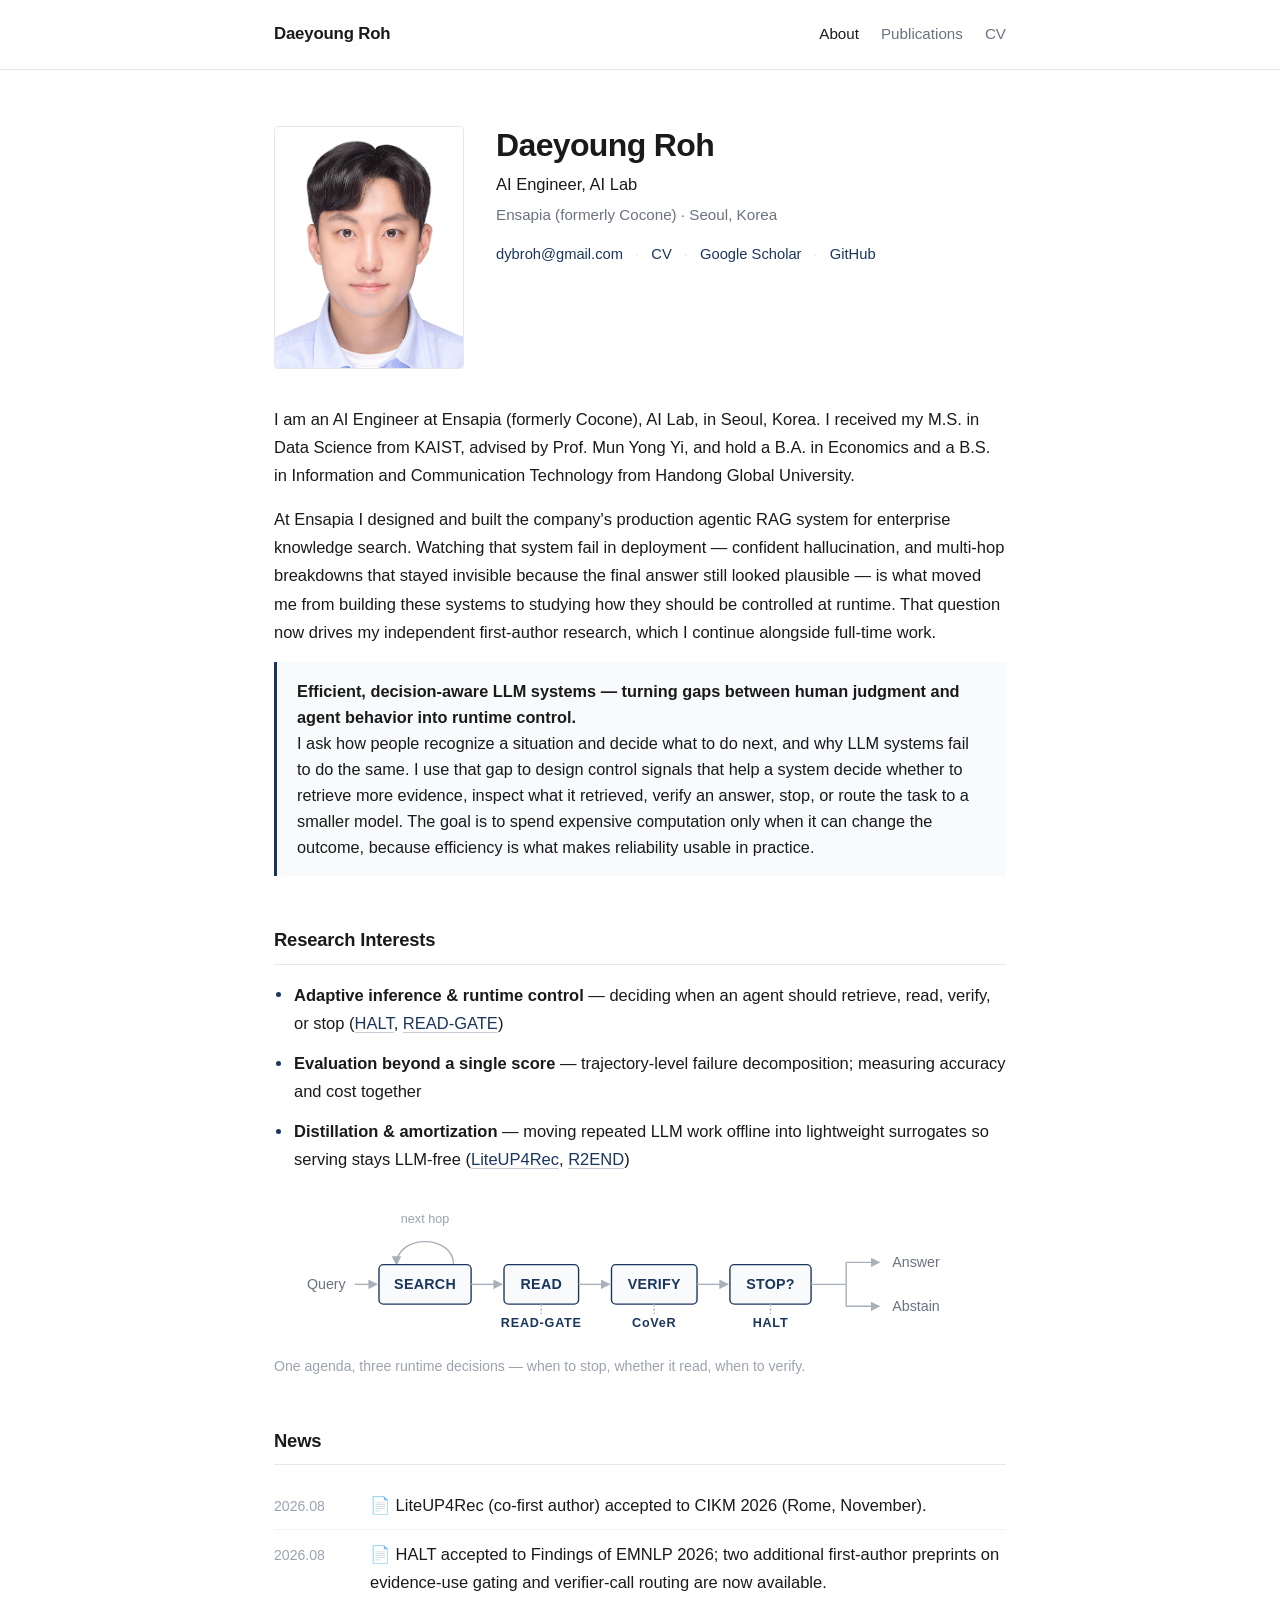
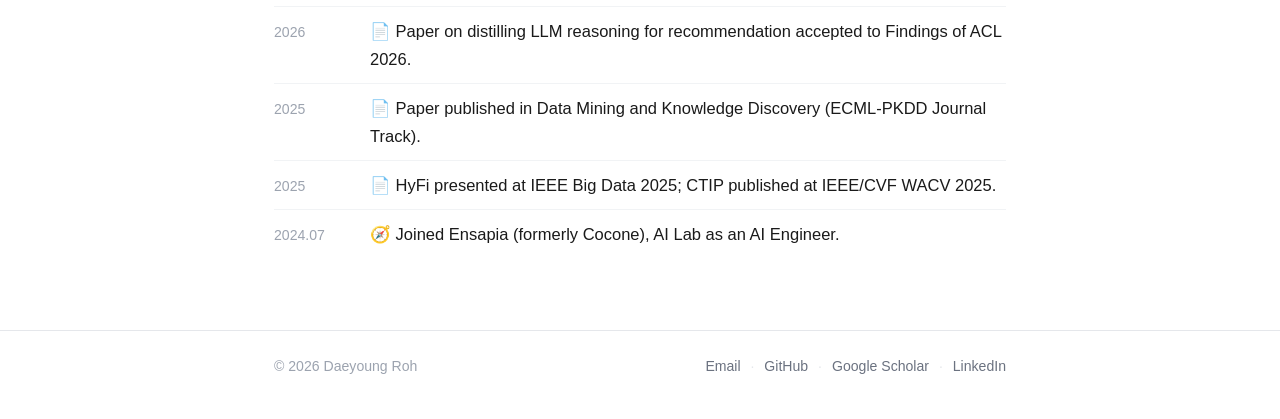
<file: index.html>
<!DOCTYPE html>
<html lang="en">
<head>
  <meta charset="UTF-8">
  <meta name="viewport" content="width=device-width, initial-scale=1.0">
  <title>Daeyoung Roh</title>
  <meta name="description" content="Daeyoung Roh studies efficient, decision-aware LLM systems: runtime control, trajectory evaluation, and efficient inference for reliable AI agents.">
  <link rel="canonical" href="https://noverse0.github.io/">

  <!-- Favicon -->
  <link rel="icon" href="favicon.svg" type="image/svg+xml">

  <!-- Open Graph -->
  <meta property="og:title" content="Daeyoung Roh">
  <meta property="og:description" content="Efficient, decision-aware LLM systems — turning gaps between human judgment and agent behavior into runtime control.">
  <meta property="og:type" content="profile">
  <meta property="og:url" content="https://noverse0.github.io/">
  <meta property="og:image" content="https://noverse0.github.io/assets/images/profile.jpg">
  <meta name="twitter:card" content="summary">
  <meta name="twitter:title" content="Daeyoung Roh">
  <meta name="twitter:description" content="Efficient, decision-aware LLM systems — turning gaps between human judgment and agent behavior into runtime control.">
  <meta name="twitter:image" content="https://noverse0.github.io/assets/images/profile.jpg">

  <link rel="stylesheet" href="styles.css">

  <!-- JSON-LD Person schema -->
  <script type="application/ld+json">
  {
    "@context": "https://schema.org",
    "@type": "Person",
    "name": "Daeyoung Roh",
    "alternateName": "노대영",
    "url": "https://noverse0.github.io/",
    "image": "https://noverse0.github.io/assets/images/profile.jpg",
    "email": "mailto:dybroh@gmail.com",
    "jobTitle": "AI Engineer",
    "description": "Efficient, decision-aware LLM systems — turning gaps between human judgment and agent behavior into runtime control.",
    "affiliation": {
      "@type": "Organization",
      "name": "Ensapia (formerly Cocone)"
    },
    "alumniOf": [
      {
        "@type": "CollegeOrUniversity",
        "name": "KAIST"
      },
      {
        "@type": "CollegeOrUniversity",
        "name": "Handong Global University"
      }
    ],
    "sameAs": [
      "https://github.com/Noverse0",
      "https://www.linkedin.com/in/rohdy",
      "https://scholar.google.com/citations?user=ma53skIAAAAJ"
    ]
  }
  </script>
</head>
<body>

  <nav class="nav">
    <div class="nav-inner">
      <a href="index.html" class="nav-name">Daeyoung Roh</a>
      <div class="nav-links">
        <a href="index.html" class="current">About</a>
        <a href="publications.html">Publications</a>
        <a href="assets/papers/Daeyoung_Roh_CV.pdf" target="_blank" rel="noopener">CV</a>
      </div>
    </div>
  </nav>

  <main class="wrap">

    <header class="profile">
      <img src="assets/images/profile.jpg" alt="Daeyoung Roh" class="profile-photo" width="413" height="531">
      <div class="profile-head">
        <h1>Daeyoung Roh</h1>
        <p class="profile-role">AI Engineer, AI Lab</p>
        <p class="profile-affil">Ensapia (formerly Cocone) &middot; Seoul, Korea</p>
        <p class="profile-links">
          <a href="mailto:dybroh@gmail.com">dybroh@gmail.com</a>
          <span class="sep">&middot;</span>
          <a href="assets/papers/Daeyoung_Roh_CV.pdf" target="_blank" rel="noopener">CV</a>
          <span class="sep">&middot;</span>
          <a href="https://scholar.google.com/citations?user=ma53skIAAAAJ" target="_blank" rel="noopener">Google Scholar</a>
          <span class="sep">&middot;</span>
          <a href="https://github.com/Noverse0" target="_blank" rel="noopener">GitHub</a>
        </p>
      </div>
    </header>

    <section class="bio">
      <p>
        I am an AI Engineer at Ensapia (formerly Cocone), AI Lab, in Seoul, Korea. I received my M.S. in Data Science
        from KAIST, advised by Prof. Mun Yong Yi, and hold a B.A. in Economics and a B.S. in Information and
        Communication Technology from Handong Global University.
      </p>
      <p>
        At Ensapia I designed and built the company's production agentic RAG system for enterprise knowledge search.
        Watching that system fail in deployment — confident hallucination, and multi-hop breakdowns that stayed
        invisible because the final answer still looked plausible — is what moved me from building these systems to
        studying how they should be controlled at runtime. That question now drives my independent first-author
        research, which I continue alongside full-time work.
      </p>
      <p class="signature">
        <strong>Efficient, decision-aware LLM systems — turning gaps between human judgment and agent behavior into runtime control.</strong><br>
        I ask how people recognize a situation and decide what to do next, and why LLM systems fail to do the same. I use that gap to design control signals that help a system decide whether to retrieve more evidence, inspect what it retrieved, verify an answer, stop, or route the task to a smaller model. The goal is to spend expensive computation only when it can change the outcome, because efficiency is what makes reliability usable in practice.
      </p>
    </section>

    <h2 class="section-title">Research Interests</h2>
    <ul class="interests">
      <li>
        <strong>Adaptive inference &amp; runtime control</strong> — deciding when an agent should retrieve, read,
        verify, or stop (<a href="publications.html">HALT</a>, <a href="publications.html">READ-GATE</a>)
      </li>
      <li>
        <strong>Evaluation beyond a single score</strong> — trajectory-level failure decomposition; measuring
        accuracy and cost together
      </li>
      <li>
        <strong>Distillation &amp; amortization</strong> — moving repeated LLM work offline into lightweight
        surrogates so serving stays LLM-free (<a href="publications.html">LiteUP4Rec</a>,
        <a href="publications.html">R2END</a>)
      </li>
    </ul>

    <figure class="diagram">
      <svg viewBox="0 0 620 132" role="img" aria-labelledby="dgTitle dgDesc" preserveAspectRatio="xMidYMid meet">
        <title id="dgTitle">The agent loop and its runtime decision points</title>
        <desc id="dgDesc">A query enters a search step that may loop for another hop, then a read step gated by READ-GATE, then a verify step, then a stopping decision gated by HALT, which branches to either answering or abstaining.</desc>

        <defs>
          <marker id="dgArrow" viewBox="0 0 8 8" refX="7" refY="4" markerWidth="7" markerHeight="7" orient="auto">
            <path class="dg-head" d="M0,0 L8,4 L0,8 Z"/>
          </marker>
        </defs>

        <!-- loop-back on SEARCH -->
        <text class="dg-hint" x="114" y="20" text-anchor="middle">next hop</text>
        <path class="dg-flow" d="M140,58 C140,30 88,30 88,58" marker-end="url(#dgArrow)"/>

        <!-- query in -->
        <text class="dg-endpoint" x="24" y="80" text-anchor="middle">Query</text>
        <path class="dg-flow" d="M50,76 H70" marker-end="url(#dgArrow)"/>

        <!-- pipeline -->
        <rect class="dg-box" x="72" y="58" width="84" height="36" rx="4"/>
        <text class="dg-box-label" x="114" y="80" text-anchor="middle">SEARCH</text>
        <path class="dg-flow" d="M156,76 H184" marker-end="url(#dgArrow)"/>

        <rect class="dg-box" x="186" y="58" width="68" height="36" rx="4"/>
        <text class="dg-box-label" x="220" y="80" text-anchor="middle">READ</text>
        <path class="dg-flow" d="M254,76 H282" marker-end="url(#dgArrow)"/>

        <rect class="dg-box" x="284" y="58" width="78" height="36" rx="4"/>
        <text class="dg-box-label" x="323" y="80" text-anchor="middle">VERIFY</text>
        <path class="dg-flow" d="M362,76 H390" marker-end="url(#dgArrow)"/>

        <rect class="dg-box" x="392" y="58" width="74" height="36" rx="4"/>
        <text class="dg-box-label" x="429" y="80" text-anchor="middle">STOP?</text>

        <!-- branch to answer / abstain -->
        <path class="dg-flow" d="M466,76 H498"/>
        <path class="dg-flow" d="M498,76 V56 H528" stroke-linejoin="round" marker-end="url(#dgArrow)"/>
        <path class="dg-flow" d="M498,76 V96 H528" stroke-linejoin="round" marker-end="url(#dgArrow)"/>
        <text class="dg-endpoint" x="540" y="60">Answer</text>
        <text class="dg-endpoint" x="540" y="100">Abstain</text>

        <!-- gate annotations -->
        <path class="dg-flow" d="M220,94 V103" stroke-dasharray="2 2"/>
        <text class="dg-gate" x="220" y="115" text-anchor="middle">READ-GATE</text>

        <path class="dg-flow" d="M323,94 V103" stroke-dasharray="2 2"/>
        <text class="dg-gate" x="323" y="115" text-anchor="middle">CoVeR</text>

        <path class="dg-flow" d="M429,94 V103" stroke-dasharray="2 2"/>
        <text class="dg-gate" x="429" y="115" text-anchor="middle">HALT</text>
      </svg>
      <figcaption class="diagram-caption">
        One agenda, three runtime decisions — when to stop, whether it read, when to verify.
      </figcaption>
    </figure>

    <h2 class="section-title">News</h2>
    <ul class="news">
      <li>
        <span class="news-date">2026.08</span>
        <span class="news-body">📄 LiteUP4Rec (co-first author) accepted to CIKM 2026 (Rome, November).</span>
      </li>
      <li>
        <span class="news-date">2026.08</span>
        <span class="news-body">📄 HALT accepted to Findings of EMNLP 2026; two additional first-author preprints on evidence-use gating and verifier-call routing are now available.</span>
      </li>
      <li>
        <span class="news-date">2026</span>
        <span class="news-body">📄 Paper on distilling LLM reasoning for recommendation accepted to Findings of ACL 2026.</span>
      </li>
      <li>
        <span class="news-date">2025</span>
        <span class="news-body">📄 Paper published in Data Mining and Knowledge Discovery (ECML-PKDD Journal Track).</span>
      </li>
      <li>
        <span class="news-date">2025</span>
        <span class="news-body">📄 HyFi presented at IEEE Big Data 2025; CTIP published at IEEE/CVF WACV 2025.</span>
      </li>
      <li>
        <span class="news-date">2024.07</span>
        <span class="news-body">🧭 Joined Ensapia (formerly Cocone), AI Lab as an AI Engineer.</span>
      </li>
    </ul>

  </main>

  <footer class="footer">
    <div class="footer-inner">
      <span>&copy; 2026 Daeyoung Roh</span>
      <span>
        <a href="mailto:dybroh@gmail.com">Email</a>
        <span class="sep">&middot;</span>
        <a href="https://github.com/Noverse0" target="_blank" rel="noopener">GitHub</a>
        <span class="sep">&middot;</span>
        <a href="https://scholar.google.com/citations?user=ma53skIAAAAJ" target="_blank" rel="noopener">Google Scholar</a>
        <span class="sep">&middot;</span>
        <a href="https://www.linkedin.com/in/rohdy" target="_blank" rel="noopener">LinkedIn</a>
      </span>
    </div>
  </footer>

</body>
</html>
</file>
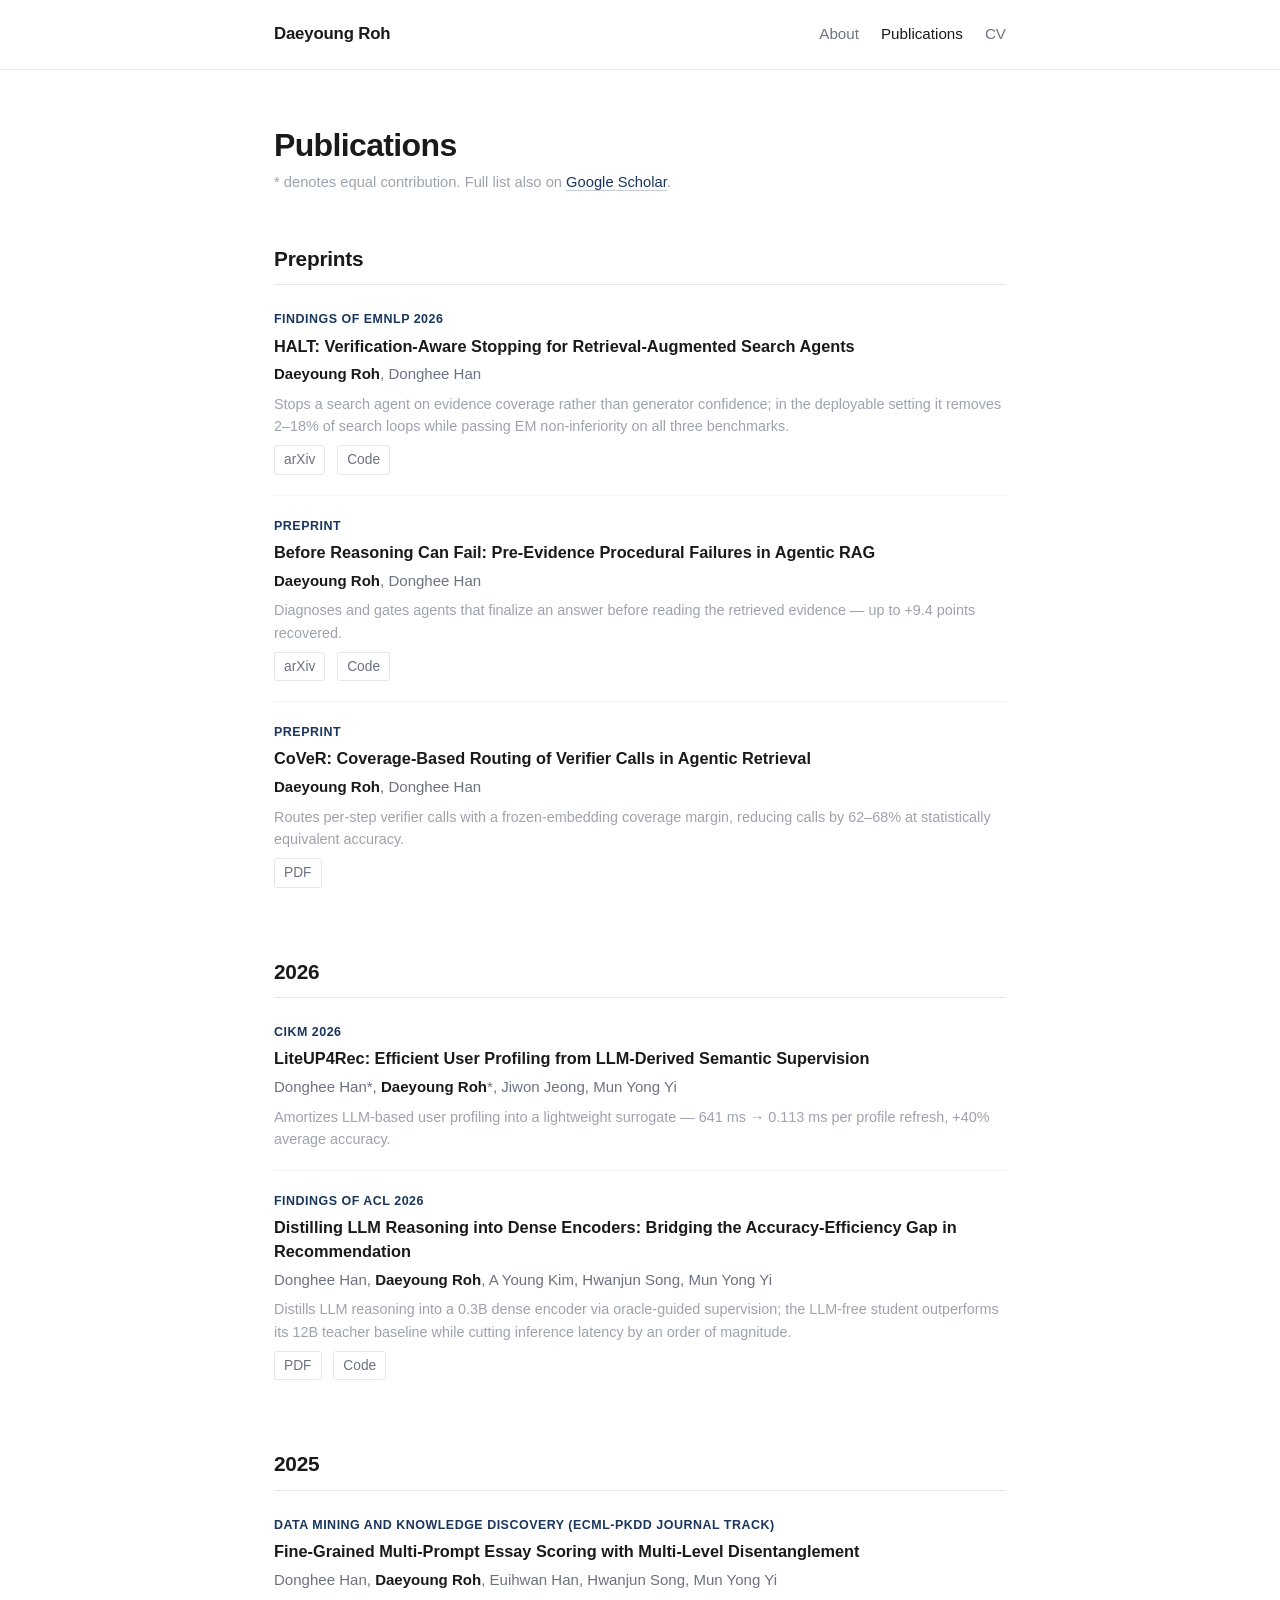
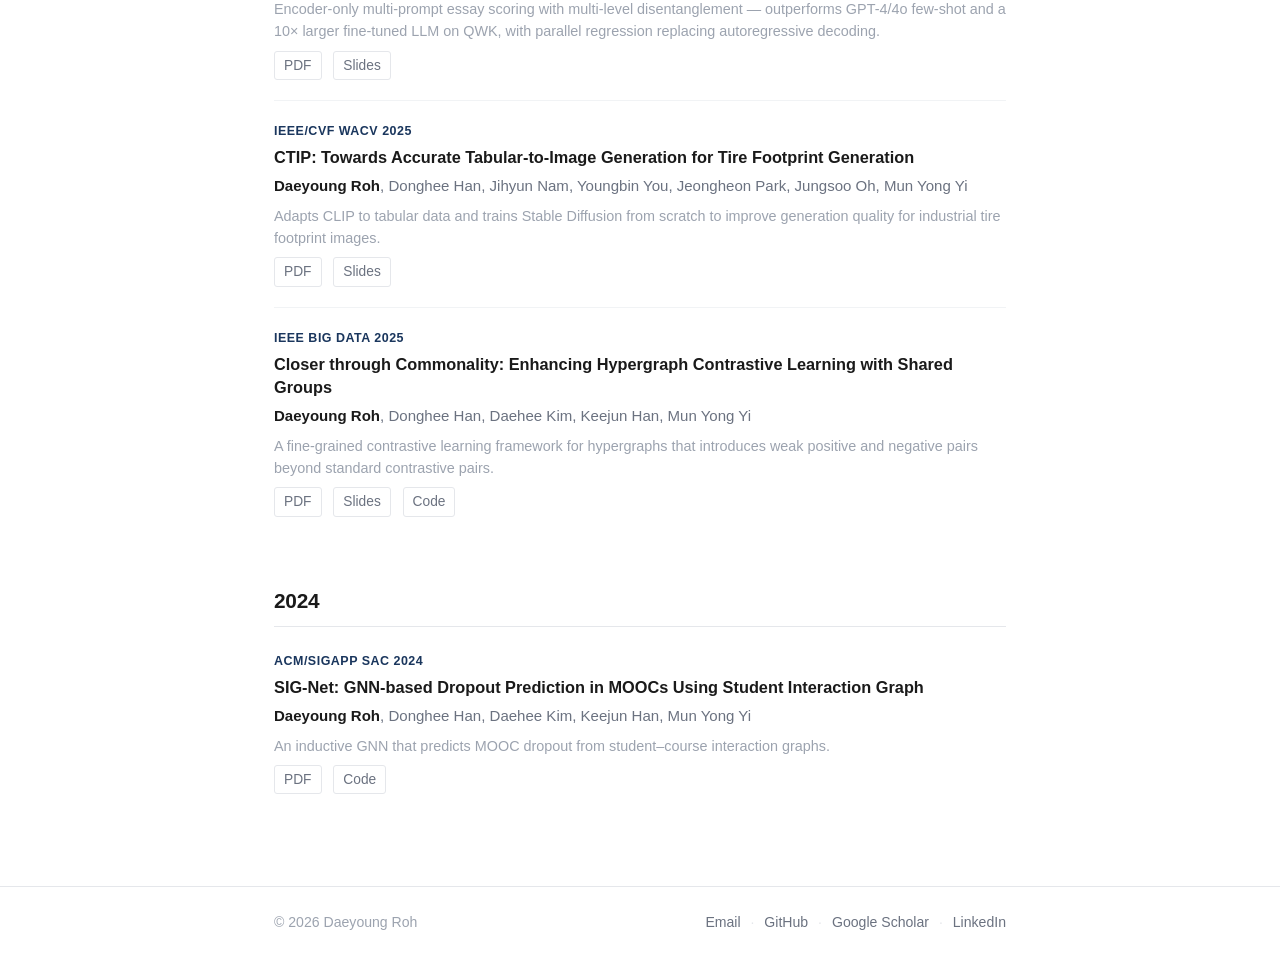
<file: publications.html>
<!DOCTYPE html>
<html lang="en">
<head>
  <meta charset="UTF-8">
  <meta name="viewport" content="width=device-width, initial-scale=1.0">
  <title>Publications | Daeyoung Roh</title>
  <meta name="description" content="Publications by Daeyoung Roh — retrieval-augmented search agents, trajectory-level evaluation, efficient recommendation, graph learning, and generative models.">
  <link rel="canonical" href="https://noverse0.github.io/publications.html">

  <!-- Favicon -->
  <link rel="icon" href="favicon.svg" type="image/svg+xml">

  <!-- Open Graph -->
  <meta property="og:title" content="Publications | Daeyoung Roh">
  <meta property="og:description" content="Publications by Daeyoung Roh — retrieval-augmented search agents, trajectory-level evaluation, efficient recommendation, graph learning, and generative models.">
  <meta property="og:type" content="website">
  <meta property="og:url" content="https://noverse0.github.io/publications.html">
  <meta property="og:image" content="https://noverse0.github.io/assets/images/profile.jpg">
  <meta name="twitter:card" content="summary">
  <meta name="twitter:title" content="Publications | Daeyoung Roh">
  <meta name="twitter:description" content="Publications by Daeyoung Roh — retrieval-augmented search agents, trajectory-level evaluation, efficient recommendation, graph learning, and generative models.">
  <meta name="twitter:image" content="https://noverse0.github.io/assets/images/profile.jpg">

  <link rel="stylesheet" href="styles.css">

  <!-- JSON-LD -->
  <script type="application/ld+json">
  {
    "@context": "https://schema.org",
    "@type": "CollectionPage",
    "name": "Publications — Daeyoung Roh",
    "url": "https://noverse0.github.io/publications.html",
    "about": {
      "@type": "Person",
      "name": "Daeyoung Roh",
      "url": "https://noverse0.github.io/",
      "email": "mailto:dybroh@gmail.com",
      "sameAs": [
        "https://github.com/Noverse0",
        "https://www.linkedin.com/in/rohdy",
        "https://scholar.google.com/citations?user=ma53skIAAAAJ"
      ]
    }
  }
  </script>
</head>
<body>

  <nav class="nav">
    <div class="nav-inner">
      <a href="index.html" class="nav-name">Daeyoung Roh</a>
      <div class="nav-links">
        <a href="index.html">About</a>
        <a href="publications.html" class="current">Publications</a>
        <a href="assets/papers/Daeyoung_Roh_CV.pdf" target="_blank" rel="noopener">CV</a>
      </div>
    </div>
  </nav>

  <main class="wrap">

    <h1 class="page-title">Publications</h1>
    <p class="page-intro">
      * denotes equal contribution. Full list also on
      <a href="https://scholar.google.com/citations?user=ma53skIAAAAJ" target="_blank" rel="noopener">Google Scholar</a>.
    </p>

    <h2 class="pub-year">Preprints</h2>
    <ul class="pub-list">

      <li class="pub">
        <div class="pub-venue">Findings of EMNLP 2026</div>
        <h3 class="pub-title">HALT: Verification-Aware Stopping for Retrieval-Augmented Search Agents</h3>
        <p class="pub-authors"><strong>Daeyoung Roh</strong>, Donghee Han</p>
        <p class="pub-note">Stops a search agent on evidence coverage rather than generator confidence; in the deployable setting it removes 2–18% of search loops while passing EM non-inferiority on all three benchmarks.</p>
        <div class="pub-links">
          <a href="https://arxiv.org/abs/2608.02009" target="_blank" rel="noopener">arXiv</a>
          <a href="https://github.com/Noverse0/HALT" target="_blank" rel="noopener">Code</a>
        </div>
      </li>

      <li class="pub">
        <div class="pub-venue">Preprint</div>
        <h3 class="pub-title">Before Reasoning Can Fail: Pre-Evidence Procedural Failures in Agentic RAG</h3>
        <p class="pub-authors"><strong>Daeyoung Roh</strong>, Donghee Han</p>
        <p class="pub-note">Diagnoses and gates agents that finalize an answer before reading the retrieved evidence — up to +9.4 points recovered.</p>
        <div class="pub-links">
          <a href="https://arxiv.org/abs/2608.02011" target="_blank" rel="noopener">arXiv</a>
          <a href="https://github.com/Noverse0/before-reasoning-fails" target="_blank" rel="noopener">Code</a>
        </div>
      </li>

      <li class="pub">
        <div class="pub-venue">Preprint</div>
        <h3 class="pub-title">CoVeR: Coverage-Based Routing of Verifier Calls in Agentic Retrieval</h3>
        <p class="pub-authors"><strong>Daeyoung Roh</strong>, Donghee Han</p>
        <p class="pub-note">Routes per-step verifier calls with a frozen-embedding coverage margin, reducing calls by 62&ndash;68% at statistically equivalent accuracy.</p>
        <div class="pub-links">
          <a href="assets/papers/Daeyoung_Roh_CoVeR_Preprint.pdf" target="_blank" rel="noopener">PDF</a>
        </div>
      </li>

    </ul>

    <h2 class="pub-year">2026</h2>
    <ul class="pub-list">

      <li class="pub">
        <div class="pub-venue">CIKM 2026</div>
        <h3 class="pub-title">LiteUP4Rec: Efficient User Profiling from LLM-Derived Semantic Supervision</h3>
        <p class="pub-authors">Donghee Han*, <strong>Daeyoung Roh</strong>*, Jiwon Jeong, Mun Yong Yi</p>
        <p class="pub-note">Amortizes LLM-based user profiling into a lightweight surrogate — 641 ms → 0.113 ms per profile refresh, +40% average accuracy.</p>
      </li>

      <li class="pub">
        <div class="pub-venue">Findings of ACL 2026</div>
        <h3 class="pub-title">Distilling LLM Reasoning into Dense Encoders: Bridging the Accuracy-Efficiency Gap in Recommendation</h3>
        <p class="pub-authors">Donghee Han, <strong>Daeyoung Roh</strong>, A Young Kim, Hwanjun Song, Mun Yong Yi</p>
        <p class="pub-note">Distills LLM reasoning into a 0.3B dense encoder via oracle-guided supervision; the LLM-free student outperforms its 12B teacher baseline while cutting inference latency by an order of magnitude.</p>
        <div class="pub-links">
          <a href="assets/papers/r2end-paper.pdf" target="_blank" rel="noopener">PDF</a>
          <a href="https://github.com/venzino-han/R2END" target="_blank" rel="noopener">Code</a>
        </div>
      </li>

    </ul>

    <h2 class="pub-year">2025</h2>
    <ul class="pub-list">

      <li class="pub">
        <div class="pub-venue">Data Mining and Knowledge Discovery (ECML-PKDD Journal Track)</div>
        <h3 class="pub-title">Fine-Grained Multi-Prompt Essay Scoring with Multi-Level Disentanglement</h3>
        <p class="pub-authors">Donghee Han, <strong>Daeyoung Roh</strong>, Euihwan Han, Hwanjun Song, Mun Yong Yi</p>
        <p class="pub-note">Encoder-only multi-prompt essay scoring with multi-level disentanglement — outperforms GPT-4/4o few-shot and a 10× larger fine-tuned LLM on QWK, with parallel regression replacing autoregressive decoding.</p>
        <div class="pub-links">
          <a href="assets/papers/MLPAS-paper.pdf" target="_blank" rel="noopener">PDF</a>
          <a href="assets/slides/mlpas-presentation.pdf" target="_blank" rel="noopener">Slides</a>
        </div>
      </li>

      <li class="pub">
        <div class="pub-venue">IEEE/CVF WACV 2025</div>
        <h3 class="pub-title">CTIP: Towards Accurate Tabular-to-Image Generation for Tire Footprint Generation</h3>
        <p class="pub-authors"><strong>Daeyoung Roh</strong>, Donghee Han, Jihyun Nam, Youngbin You, Jeongheon Park, Jungsoo Oh, Mun Yong Yi</p>
        <p class="pub-note">Adapts CLIP to tabular data and trains Stable Diffusion from scratch to improve generation quality for industrial tire footprint images.</p>
        <div class="pub-links">
          <a href="assets/papers/ctip-paper.pdf" target="_blank" rel="noopener">PDF</a>
          <a href="assets/slides/ctip-presentation.pdf" target="_blank" rel="noopener">Slides</a>
        </div>
      </li>

      <li class="pub">
        <div class="pub-venue">IEEE Big Data 2025</div>
        <h3 class="pub-title">Closer through Commonality: Enhancing Hypergraph Contrastive Learning with Shared Groups</h3>
        <p class="pub-authors"><strong>Daeyoung Roh</strong>, Donghee Han, Daehee Kim, Keejun Han, Mun Yong Yi</p>
        <p class="pub-note">A fine-grained contrastive learning framework for hypergraphs that introduces weak positive and negative pairs beyond standard contrastive pairs.</p>
        <div class="pub-links">
          <a href="assets/papers/hyfi-paper.pdf" target="_blank" rel="noopener">PDF</a>
          <a href="assets/slides/hyfi-presentation.pdf" target="_blank" rel="noopener">Slides</a>
          <a href="https://github.com/Noverse0/HyFi" target="_blank" rel="noopener">Code</a>
        </div>
      </li>

    </ul>

    <h2 class="pub-year">2024</h2>
    <ul class="pub-list">

      <li class="pub">
        <div class="pub-venue">ACM/SIGAPP SAC 2024</div>
        <h3 class="pub-title">SIG-Net: GNN-based Dropout Prediction in MOOCs Using Student Interaction Graph</h3>
        <p class="pub-authors"><strong>Daeyoung Roh</strong>, Donghee Han, Daehee Kim, Keejun Han, Mun Yong Yi</p>
        <p class="pub-note">An inductive GNN that predicts MOOC dropout from student–course interaction graphs.</p>
        <div class="pub-links">
          <a href="assets/papers/signet-paper.pdf" target="_blank" rel="noopener">PDF</a>
          <a href="https://github.com/Noverse0/SIG-Net" target="_blank" rel="noopener">Code</a>
        </div>
      </li>

    </ul>

  </main>

  <footer class="footer">
    <div class="footer-inner">
      <span>&copy; 2026 Daeyoung Roh</span>
      <span>
        <a href="mailto:dybroh@gmail.com">Email</a>
        <span class="sep">&middot;</span>
        <a href="https://github.com/Noverse0" target="_blank" rel="noopener">GitHub</a>
        <span class="sep">&middot;</span>
        <a href="https://scholar.google.com/citations?user=ma53skIAAAAJ" target="_blank" rel="noopener">Google Scholar</a>
        <span class="sep">&middot;</span>
        <a href="https://www.linkedin.com/in/rohdy" target="_blank" rel="noopener">LinkedIn</a>
      </span>
    </div>
  </footer>

</body>
</html>
</file>
<file: styles.css>
/* Daeyoung Roh — minimal academic homepage */

:root {
  color-scheme: light dark;

  --accent: #1A365D;
  --accent-hover: #2C5282;
  --text: #1a1a1a;
  --text-muted: #6b7280;
  --text-faint: #9ca3af;
  --bg: #ffffff;
  --surface: #f8fafc;
  --rule: #e5e7eb;
  --rule-faint: #f1f3f5;
  --link-underline: rgba(26, 54, 93, 0.25);

  /* diagram */
  --diagram-arrow: #a8b0ba;
  --diagram-box-bg: #f8fafc;

  --max-width: 780px;
}

@media (prefers-color-scheme: dark) {
  :root {
    --accent: #7ea2cc;
    --accent-hover: #a3c0e0;
    --text: #e6e9ed;
    --text-muted: #9aa4b0;
    --text-faint: #7b8592;
    --bg: #14181d;
    --surface: #1b2027;
    --rule: #2a313a;
    --rule-faint: #21272e;
    --link-underline: rgba(126, 162, 204, 0.35);

    --diagram-arrow: #6d7783;
    --diagram-box-bg: #1b2027;
  }
}

*, *::before, *::after { box-sizing: border-box; }

html { -webkit-text-size-adjust: 100%; }

body {
  margin: 0;
  background: var(--bg);
  color: var(--text);
  font-family: -apple-system, BlinkMacSystemFont, "Segoe UI", Roboto, "Helvetica Neue", Arial, sans-serif;
  font-size: 16.5px;
  line-height: 1.7;
  -webkit-font-smoothing: antialiased;
}

a {
  color: var(--accent);
  text-decoration: none;
  border-bottom: 1px solid var(--link-underline);
}

a:hover {
  color: var(--accent-hover);
  border-bottom-color: var(--accent-hover);
}

.wrap {
  max-width: var(--max-width);
  margin: 0 auto;
  padding: 0 24px;
}

/* ---------- Nav ---------- */

.nav {
  border-bottom: 1px solid var(--rule);
  margin-bottom: 56px;
}

.nav-inner {
  max-width: var(--max-width);
  margin: 0 auto;
  padding: 20px 24px;
  display: flex;
  flex-wrap: wrap;
  align-items: baseline;
  justify-content: space-between;
  gap: 8px 24px;
}

.nav-name {
  font-size: 1.05rem;
  font-weight: 600;
  color: var(--text);
  border-bottom: none;
  letter-spacing: -0.01em;
}

.nav-name:hover { color: var(--accent); }

.nav-links {
  display: flex;
  gap: 22px;
  font-size: 0.95rem;
}

.nav-links a {
  color: var(--text-muted);
  border-bottom: none;
}

.nav-links a:hover { color: var(--accent); }

.nav-links a.current {
  color: var(--text);
  font-weight: 500;
}

/* ---------- Header / profile ---------- */

.profile {
  display: flex;
  gap: 32px;
  align-items: flex-start;
  margin-bottom: 36px;
}

.profile-photo {
  width: 190px;
  flex-shrink: 0;
  border-radius: 4px;
  border: 1px solid var(--rule);
  display: block;
  height: auto;
}

.profile-head h1 {
  font-size: 2rem;
  font-weight: 600;
  letter-spacing: -0.02em;
  margin: 0 0 6px;
  line-height: 1.2;
}

.profile-role {
  margin: 0 0 4px;
  color: var(--text);
}

.profile-affil {
  margin: 0 0 14px;
  color: var(--text-muted);
  font-size: 0.95rem;
}

.profile-links {
  font-size: 0.92rem;
  color: var(--text-faint);
  margin: 0;
}

.profile-links a { border-bottom: none; }
.profile-links a:hover { border-bottom: 1px solid var(--accent-hover); }
.profile-links .sep { padding: 0 8px; color: var(--rule); }

/* ---------- Sections ---------- */

h2.section-title {
  font-size: 1.15rem;
  font-weight: 600;
  letter-spacing: -0.01em;
  margin: 48px 0 16px;
  padding-bottom: 8px;
  border-bottom: 1px solid var(--rule);
}

.bio p { margin: 0 0 16px; }

.signature {
  margin: 24px 0 8px;
  padding: 16px 20px;
  border-left: 3px solid var(--accent);
  background: var(--surface);
  font-size: 1.02rem;
  line-height: 1.6;
}

/* ---------- Interests ---------- */

.interests {
  list-style: none;
  padding: 0;
  margin: 0;
}

.interests li {
  position: relative;
  padding-left: 20px;
  margin-bottom: 12px;
}

.interests li::before {
  content: "";
  position: absolute;
  left: 2px;
  top: 0.72em;
  width: 5px;
  height: 5px;
  border-radius: 50%;
  background: var(--accent);
}

.interests strong { font-weight: 600; }

/* ---------- Research diagram ---------- */

.diagram {
  margin: 28px 0 0;
  overflow-x: auto;
  -webkit-overflow-scrolling: touch;
}

.diagram svg {
  display: block;
  width: 100%;
  min-width: 600px;
  max-width: 680px;
  height: auto;
  margin: 0 auto;
}

.diagram-caption {
  margin: 10px 0 0;
  color: var(--text-faint);
  font-size: 0.88rem;
  line-height: 1.5;
}

/* diagram primitives — all colors come from tokens so dark mode follows */
.dg-box {
  fill: var(--diagram-box-bg);
  stroke: var(--accent);
  stroke-width: 1.25;
}

.dg-box-label {
  fill: var(--accent);
  font-size: 13px;
  font-weight: 600;
  letter-spacing: 0.02em;
}

.dg-flow {
  fill: none;
  stroke: var(--diagram-arrow);
  stroke-width: 1.25;
}

.dg-head { fill: var(--diagram-arrow); }

.dg-endpoint {
  fill: var(--text-muted);
  font-size: 13px;
}

.dg-gate {
  fill: var(--accent);
  font-size: 11.5px;
  font-weight: 600;
  letter-spacing: 0.06em;
}

.dg-hint {
  fill: var(--text-faint);
  font-size: 11.5px;
}

/* ---------- News ---------- */

.news {
  list-style: none;
  padding: 0;
  margin: 0;
}

.news li {
  display: flex;
  gap: 18px;
  padding: 10px 0;
  border-bottom: 1px solid var(--rule-faint);
  align-items: baseline;
}

.news li:last-child { border-bottom: none; }

.news-date {
  flex: 0 0 78px;
  color: var(--text-faint);
  font-size: 0.88rem;
  font-variant-numeric: tabular-nums;
  white-space: nowrap;
}

.news-body { flex: 1; }

/* ---------- Publications ---------- */

.page-title {
  font-size: 2rem;
  font-weight: 600;
  letter-spacing: -0.02em;
  line-height: 1.2;
  margin: 0 0 6px;
}

.page-intro {
  margin: 0;
  color: var(--text-faint);
  font-size: 0.92rem;
}

.pub-year {
  font-size: 1.3rem;
  font-weight: 600;
  letter-spacing: -0.01em;
  margin: 46px 0 4px;
  padding-bottom: 8px;
  border-bottom: 1px solid var(--rule);
  color: var(--text);
}

.pub-list {
  list-style: none;
  padding: 0;
  margin: 0;
}

.pub {
  padding: 20px 0;
  border-bottom: 1px solid var(--rule-faint);
}

.pub:last-child { border-bottom: none; }

.pub-venue {
  font-size: 0.78rem;
  font-weight: 600;
  letter-spacing: 0.04em;
  text-transform: uppercase;
  color: var(--accent);
  margin-bottom: 4px;
}

.pub-title {
  font-size: 1.02rem;
  font-weight: 600;
  line-height: 1.45;
  margin: 0 0 3px;
}

.pub-authors {
  margin: 0;
  color: var(--text-muted);
  font-size: 0.94rem;
}

.pub-authors strong { color: var(--text); font-weight: 600; }

.pub-note {
  margin: 6px 0 0;
  color: var(--text-faint);
  font-size: 0.9rem;
  line-height: 1.55;
}

.pub-links {
  margin-top: 8px;
  font-size: 0.86rem;
}

.pub-links a {
  display: inline-block;
  margin-right: 8px;
  padding: 2px 9px;
  border: 1px solid var(--rule);
  border-radius: 3px;
  color: var(--text-muted);
}

.pub-links a:hover {
  color: var(--accent);
  border-color: var(--accent);
}

.eq-note {
  color: var(--text-faint);
  font-size: 0.88rem;
  margin: 14px 0 0;
}

/* ---------- Footer ---------- */

.footer {
  margin-top: 72px;
  padding: 24px 0 40px;
  border-top: 1px solid var(--rule);
  color: var(--text-faint);
  font-size: 0.88rem;
}

.footer-inner {
  max-width: var(--max-width);
  margin: 0 auto;
  padding: 0 24px;
  display: flex;
  flex-wrap: wrap;
  gap: 6px 14px;
  justify-content: space-between;
}

.footer a { color: var(--text-muted); border-bottom: none; }
.footer a:hover { color: var(--accent); }
.footer .sep { color: var(--rule); padding: 0 6px; }

/* ---------- Responsive ---------- */

@media (max-width: 620px) {
  body { font-size: 16px; }

  .nav { margin-bottom: 36px; }

  .profile {
    flex-direction: column;
    gap: 20px;
    align-items: flex-start;
  }

  .profile-photo { width: 150px; }

  .profile-head h1 { font-size: 1.75rem; }

  .news li { flex-direction: column; gap: 2px; }

  .news-date { flex: none; }
}
</file>
